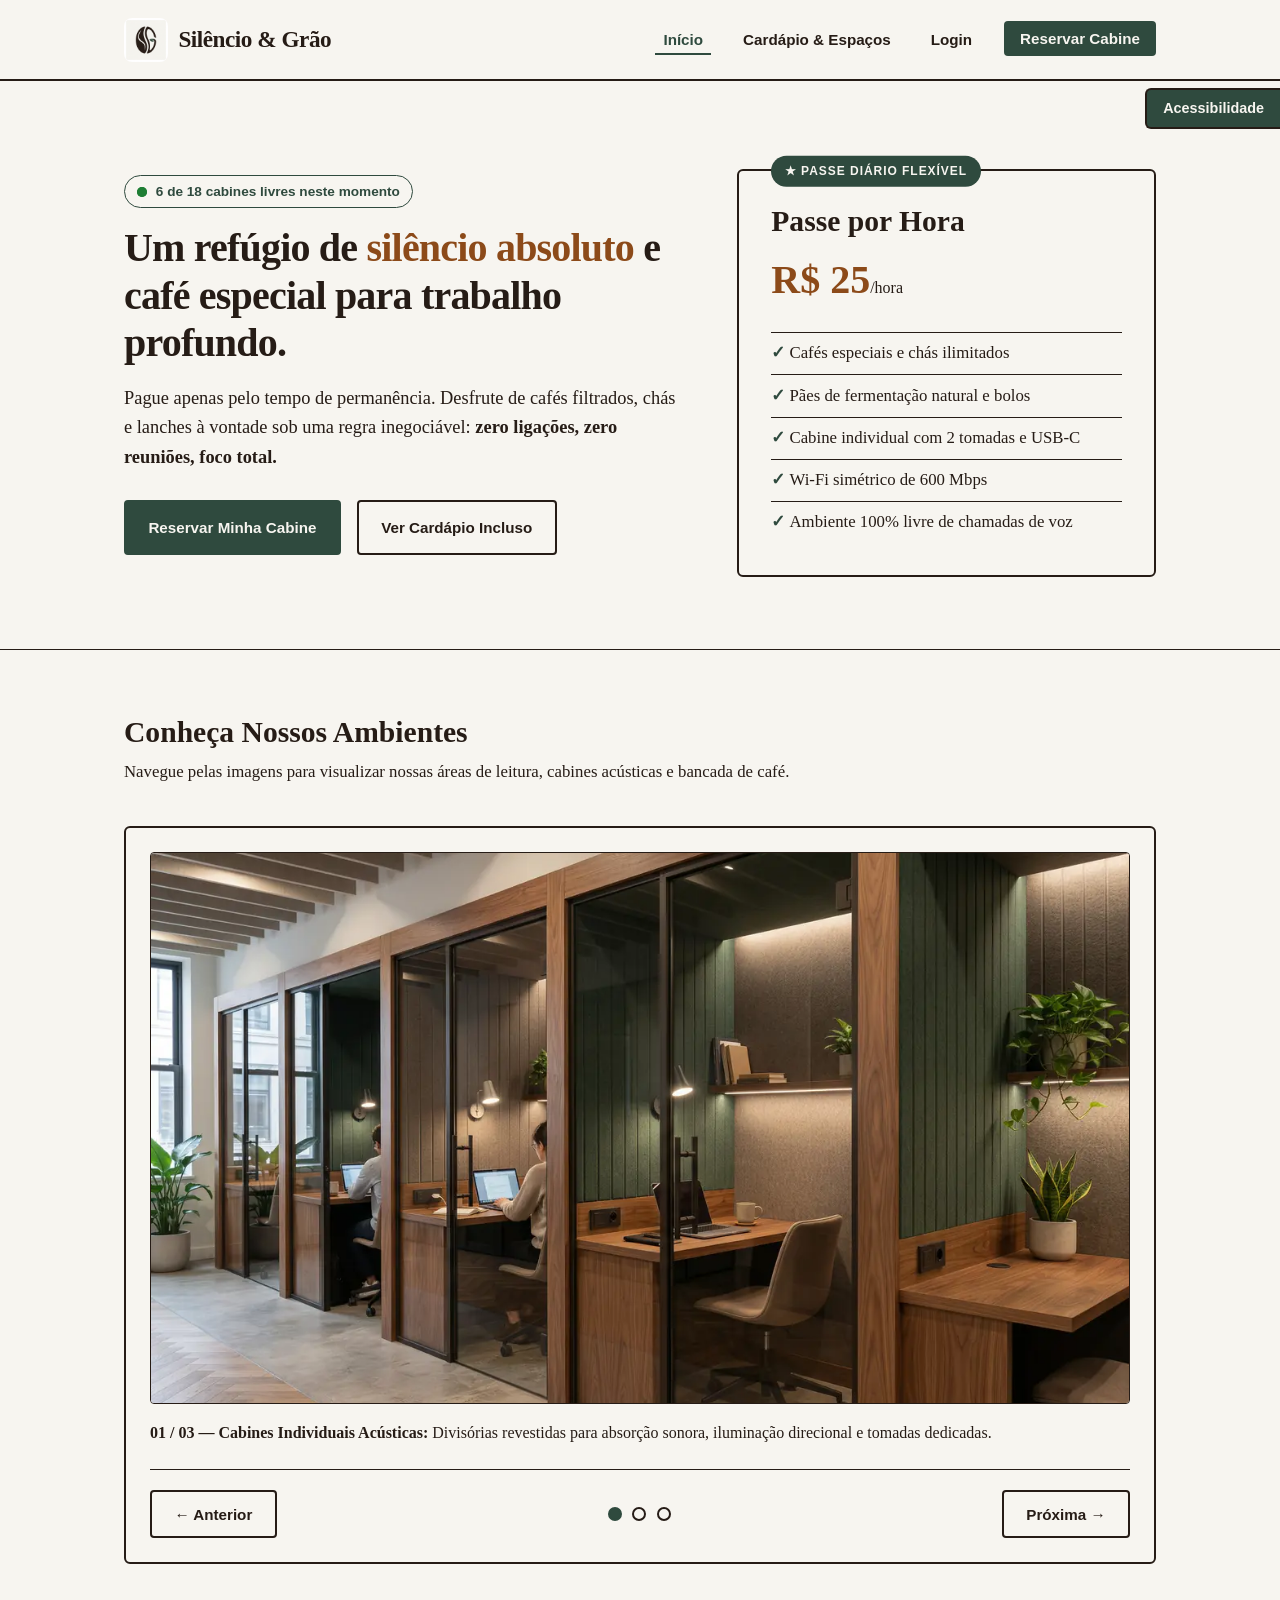
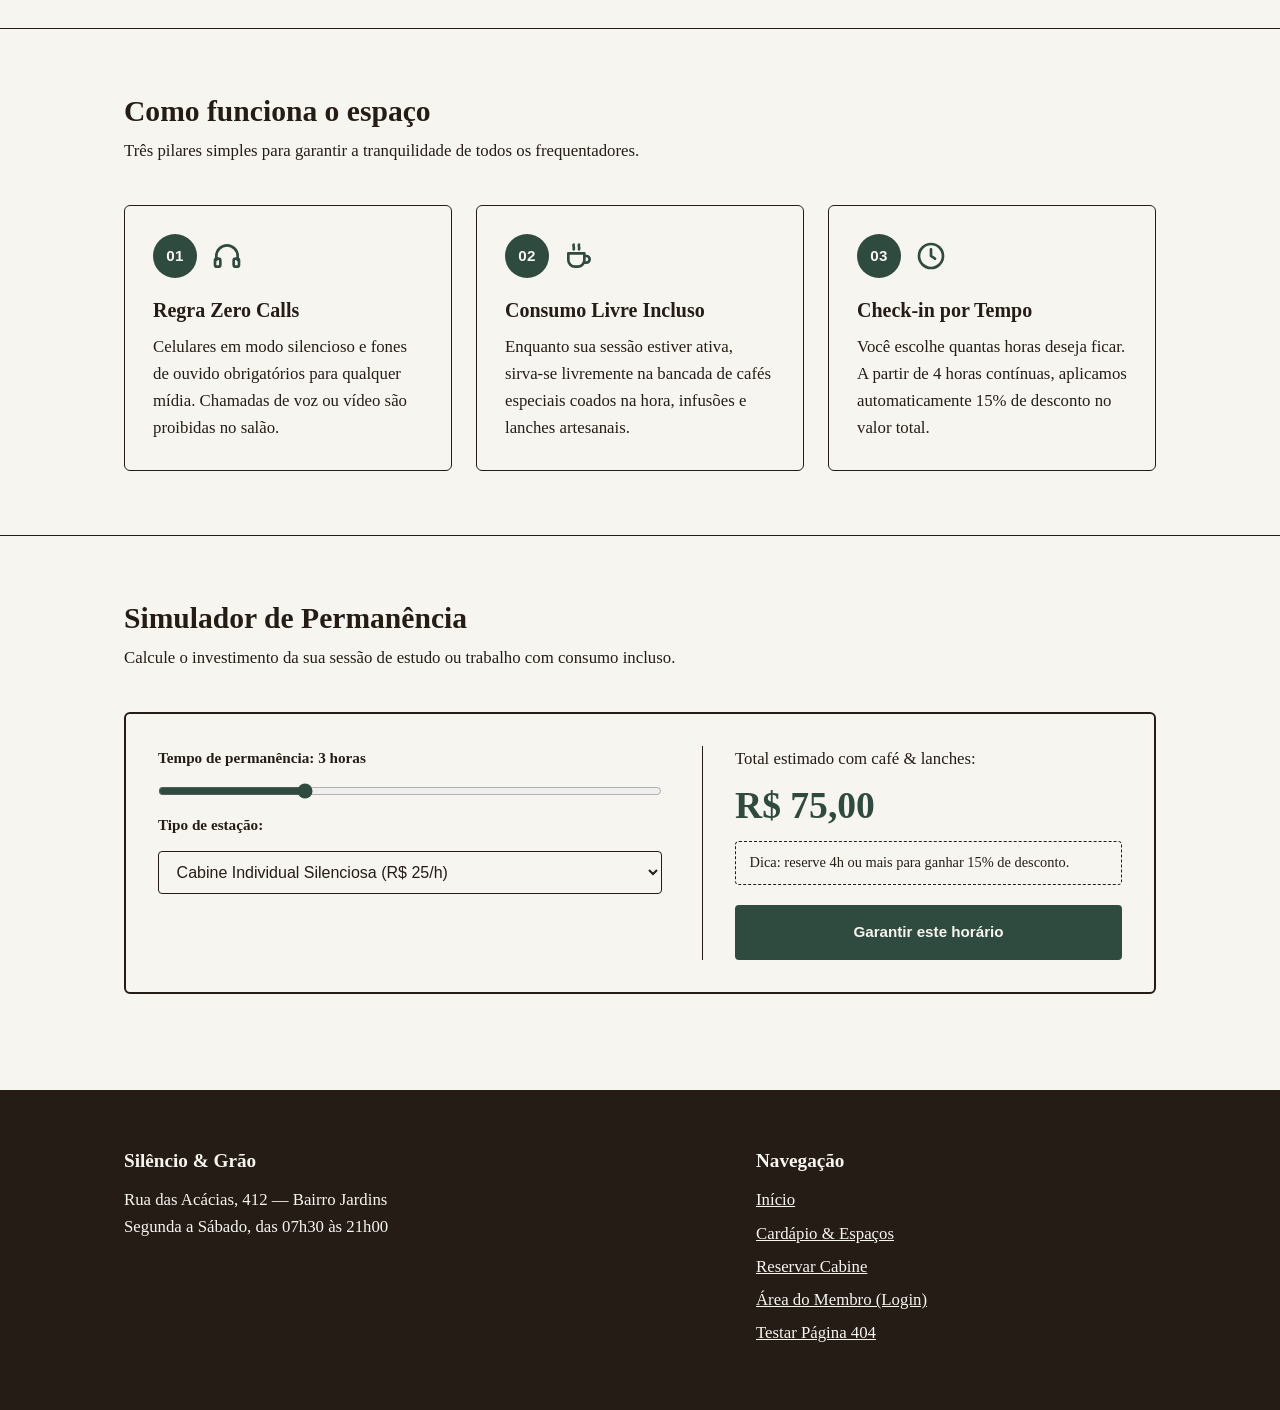
<file: index.html>
<!DOCTYPE html>
<html lang="pt-BR">
<head>
  <meta charset="UTF-8">
  <meta name="viewport" content="width=device-width, initial-scale=1.0">
  <title>Silêncio &amp; Grão | Cafeteria Silenciosa &amp; Coworking de Foco</title>
  <link rel="stylesheet" href="css/style.css">
  <link rel="icon" type="image/png" href="img/logo.png">
  <link rel="apple-touch-icon" href="img/logo.png">
</head>
<body>
  <!-- Aba Flutuante de Acessibilidade -->
  <div class="acessibilidade-wrapper">
    <button type="button" class="btn-aba-acessibilidade" id="btn-acessibilidade" aria-expanded="false" aria-controls="painel-acessibilidade">
      Acessibilidade
    </button>
    <aside id="painel-acessibilidade" class="painel-acessibilidade" aria-label="Opções de acessibilidade" hidden>
      <h2>Acessibilidade</h2>
      
      <div class="grupo-acessibilidade">
        <p class="rotulo-acessibilidade">Aparência (WCAG AAA)</p>
        <button type="button" class="btn-opcao-acess" id="btn-tema">Alternar Modo Escuro</button>
      </div>

      <div class="grupo-acessibilidade">
        <p class="rotulo-acessibilidade">Tamanho da Fonte</p>
        <div class="botoes-fonte">
          <button type="button" class="btn-opcao-acess" id="btn-fonte-diminuir" aria-label="Diminuir fonte">A-</button>
          <button type="button" class="btn-opcao-acess" id="btn-fonte-padrao" aria-label="Fonte padrão">A</button>
          <button type="button" class="btn-opcao-acess" id="btn-fonte-aumentar" aria-label="Aumentar fonte">A+</button>
        </div>
      </div>

      <div class="grupo-acessibilidade">
        <p class="rotulo-acessibilidade">Conforto de Leitura</p>
        <button type="button" class="btn-opcao-acess" id="btn-espacamento">Ampliar Espaçamento</button>
        <button type="button" class="btn-opcao-acess" id="btn-links">Sublinhar Todos os Links</button>
      </div>

      <button type="button" class="btn-reset-acess" id="btn-reset-acess">Restaurar Padrão</button>
    </aside>
  </div>

  <header class="cabecalho">
    <div class="container cabecalho-conteudo">
      <a href="index.html" class="marca" aria-label="Silêncio e Grão - Página Inicial">
        <img src="img/logo.png" alt="" class="marca-logo" width="44" height="44">
        Silêncio &amp; Grão
      </a>
      <button type="button" class="btn-menu-mobile" id="btn-menu" aria-expanded="false" aria-controls="menu-principal">
        Menu
      </button>
      <nav id="menu-principal" class="navegacao" aria-label="Navegação principal">
        <ul>
          <li><a href="index.html" aria-current="page">Início</a></li>
          <li><a href="cardapio.html">Cardápio &amp; Espaços</a></li>
          <li><a href="login.html">Login</a></li>
          <li><a href="reservas.html" class="link-destaque">Reservar Cabine</a></li>
        </ul>
      </nav>
    </div>
  </header>

  <main>
    <!-- Seção Principal (Hero) -->
    <section class="hero">
      <div class="container hero-grid">
        <div class="hero-texto">
          <p class="selo-status selo-ao-vivo" role="status">
            <span class="bolinha-pulso" aria-hidden="true"></span>
            6 de 18 cabines livres neste momento
          </p>
          <h1>Um refúgio de <span class="destaque-titulo">silêncio absoluto</span> e café especial para trabalho profundo.</h1>
          <p class="subtitulo">
            Pague apenas pelo tempo de permanência. Desfrute de cafés filtrados, chás e lanches à vontade sob uma regra inegociável: <strong>zero ligações, zero reuniões, foco total.</strong>
          </p>
          <div class="grupo-botoes">
            <a href="reservas.html" class="btn btn-primario">Reservar Minha Cabine</a>
            <a href="cardapio.html" class="btn btn-secundario">Ver Cardápio Incluso</a>
          </div>
        </div>

        <aside class="card-destaque card-passe" aria-label="Resumo da tarifa">
            <p class="etiqueta-card"><span aria-hidden="true">★</span> Passe Diário Flexível</p>
            <h2>Passe por Hora</h2>
            <p class="preco-grande">R$ 25<span>/hora</span></p>
          <ul class="lista-check">
            <li>Cafés especiais e chás ilimitados</li>
            <li>Pães de fermentação natural e bolos</li>
            <li>Cabine individual com 2 tomadas e USB-C</li>
            <li>Wi-Fi simétrico de 600 Mbps</li>
            <li>Ambiente 100% livre de chamadas de voz</li>
          </ul>
        </aside>
      </div>
    </section>

    <!-- Carrossel de Imagens dos Ambientes -->
    <section class="secao-borda" aria-roledescription="carrossel" aria-label="Galeria dos ambientes da cafeteria">
      <div class="container">
        <header class="secao-cabecalho">
          <h2>Conheça Nossos Ambientes</h2>
          <p>Navegue pelas imagens para visualizar nossas áreas de leitura, cabines acústicas e bancada de café.</p>
        </header>

        <div class="carrossel-container">
          <div class="carrossel-viewport">
            <!-- Slide 1 -->
            <figure class="carrossel-slide ativo" data-slide="0">
              <img src="img/cabine-individual.webp" class="foto-ambiente" width="1200" height="800"
                   alt="Corredor com cabines individuais de vidro e madeira, cada uma com mesa, cadeira ergonômica e luminária, ocupadas por pessoas trabalhando em silêncio">
              <figcaption class="carrossel-legenda">
                <strong>01 / 03 — Cabines Individuais Acústicas:</strong> Divisórias revestidas para absorção sonora, iluminação direcional e tomadas dedicadas.
              </figcaption>
            </figure>

            <!-- Slide 2 -->
            <figure class="carrossel-slide" data-slide="1">
              <img src="img/bancada-autosservico.webp" class="foto-ambiente" width="1200" height="800"
                   alt="Bancada de madeira com garrafas térmicas de café, máquina de espresso, potes de chá e pães artesanais sob cúpulas de vidro">
              <figcaption class="carrossel-legenda">
                <strong>02 / 03 — Bancada de Autosserviço Silencioso:</strong> Cafés especiais coados a cada hora, infusões orgânicas e pães de fermentação natural inclusos.
              </figcaption>
            </figure>

            <!-- Slide 3 -->
            <figure class="carrossel-slide" data-slide="2">
              <img src="img/mezanino-biblioteca.webp" class="foto-ambiente" width="1200" height="800"
                   alt="Mezanino com estantes de livros do chão ao teto, poltronas de leitura verdes, luminárias e mesas de estudo">
              <figcaption class="carrossel-legenda">
                <strong>03 / 03 — Mezanino Foco Profundo &amp; Biblioteca:</strong> Acervo curado de arquitetura, design e literatura para pausas reflexivas longe das telas.
              </figcaption>
            </figure>
          </div>

          <div class="carrossel-controles">
            <button type="button" class="btn btn-secundario" id="btn-slide-anterior" aria-label="Imagem anterior">
              &larr; Anterior
            </button>

            <div class="carrossel-indicadores" role="tablist" aria-label="Selecionar imagem do ambiente">
              <button type="button" class="indicador ativo" data-indice="0" aria-label="Imagem 1 de 3" aria-selected="true"></button>
              <button type="button" class="indicador" data-indice="1" aria-label="Imagem 2 de 3" aria-selected="false"></button>
              <button type="button" class="indicador" data-indice="2" aria-label="Imagem 3 de 3" aria-selected="false"></button>
            </div>

            <button type="button" class="btn btn-secundario" id="btn-slide-proximo" aria-label="Próxima imagem">
              Próxima &rarr;
            </button>
          </div>
        </div>
      </div>
    </section>

    <!-- Seção Como Funciona -->
    <section class="secao-borda">
      <div class="container">
        <header class="secao-cabecalho">
          <h2>Como funciona o espaço</h2>
          <p>Três pilares simples para garantir a tranquilidade de todos os frequentadores.</p>
          </header>
          <div class="grid-3">
            <article class="card">
              <div class="pilar-topo">
                <span class="numero-circulo">01</span>
                <!-- Ícone: fone de ouvido -->
                <svg class="icone-pilar" viewBox="0 0 24 24" fill="none" stroke="currentColor" stroke-width="2"
                  stroke-linecap="round" stroke-linejoin="round" aria-hidden="true" focusable="false">
                  <path d="M4 15v-3a8 8 0 0 1 16 0v3" />
                  <rect x="3" y="14" width="4" height="6" rx="1.5" />
                  <rect x="17" y="14" width="4" height="6" rx="1.5" />
                </svg>
              </div>
              <h3>Regra Zero Calls</h3>
              <p>Celulares em modo silencioso e fones de ouvido obrigatórios para qualquer mídia. Chamadas de voz ou vídeo são
                proibidas no salão.</p>
            </article>
          
            <article class="card">
              <div class="pilar-topo">
                <span class="numero-circulo">02</span>
                <!-- Ícone: xícara de café -->
                <svg class="icone-pilar" viewBox="0 0 24 24" fill="none" stroke="currentColor" stroke-width="2"
                  stroke-linecap="round" stroke-linejoin="round" aria-hidden="true" focusable="false">
                  <path d="M4 10h12v5a5 5 0 0 1-5 5H9a5 5 0 0 1-5-5z" />
                  <path d="M16 12h1.5a2.5 2.5 0 0 1 0 5H16" />
                  <path d="M8 3.5c-.7 1 .7 2 0 3.5" />
                  <path d="M12 3.5c-.7 1 .7 2 0 3.5" />
                </svg>
              </div>
              <h3>Consumo Livre Incluso</h3>
              <p>Enquanto sua sessão estiver ativa, sirva-se livremente na bancada de cafés especiais coados na hora, infusões e
                lanches artesanais.</p>
            </article>
          
            <article class="card">
              <div class="pilar-topo">
                <span class="numero-circulo">03</span>
                <!-- Ícone: relógio -->
                <svg class="icone-pilar" viewBox="0 0 24 24" fill="none" stroke="currentColor" stroke-width="2"
                  stroke-linecap="round" stroke-linejoin="round" aria-hidden="true" focusable="false">
                  <circle cx="12" cy="12" r="9" />
                  <path d="M12 7v5l3 2" />
                </svg>
              </div>
              <h3>Check-in por Tempo</h3>
              <p>Você escolhe quantas horas deseja ficar. A partir de 4 horas contínuas, aplicamos automaticamente 15% de desconto
                no valor total.</p>
            </article>
          </div>
      </div>
    </section>

    <!-- Calculadora Interativa de Estadia -->
    <section class="secao-borda">
      <div class="container">
        <header class="secao-cabecalho">
          <h2>Simulador de Permanência</h2>
          <p>Calcule o investimento da sua sessão de estudo ou trabalho com consumo incluso.</p>
        </header>

        <div class="calculadora-box">
          <div class="calc-controles">
            <label for="horas-range">
              Tempo de permanência: <strong id="horas-valor">3 horas</strong>
            </label>
            <input type="range" id="horas-range" min="1" max="8" value="3">

            <label for="tipo-estacao">Tipo de estação:</label>
            <select id="tipo-estacao">
              <option value="25">Cabine Individual Silenciosa (R$ 25/h)</option>
              <option value="20">Mesa Comunitária de Leitura (R$ 20/h)</option>
              <option value="32">Cabine Fechada de Foco Profundo (R$ 32/h)</option>
            </select>
          </div>

          <div class="calc-resultado" aria-live="polite">
            <p class="rotulo-resultado">Total estimado com café &amp; lanches:</p>
            <p class="valor-total" id="valor-total">R$ 75,00</p>
            <p class="nota-desconto" id="nota-desconto">Dica: reserve 4h ou mais para ganhar 15% de desconto.</p>
            <a href="reservas.html" class="btn btn-primario">Garantir este horário</a>
          </div>
        </div>
      </div>
    </section>
  </main>

  <footer class="rodape">
    <div class="container rodape-grid">
      <div>
        <p class="marca-rodape">Silêncio &amp; Grão</p>
        <p>Rua das Acácias, 412 — Bairro Jardins</p>
        <p>Segunda a Sábado, das 07h30 às 21h00</p>
      </div>
      <div>
        <p class="titulo-rodape">Navegação</p>
        <ul class="links-rodape">
          <li><a href="index.html">Início</a></li>
          <li><a href="cardapio.html">Cardápio &amp; Espaços</a></li>
          <li><a href="reservas.html">Reservar Cabine</a></li>
          <li><a href="login.html">Área do Membro (Login)</a></li>
          <li><a href="404.html">Testar Página 404</a></li>
        </ul>
      </div>
    </div>
  </footer>

  <script src="js/script.js"></script>
</body>
</html>
</file>
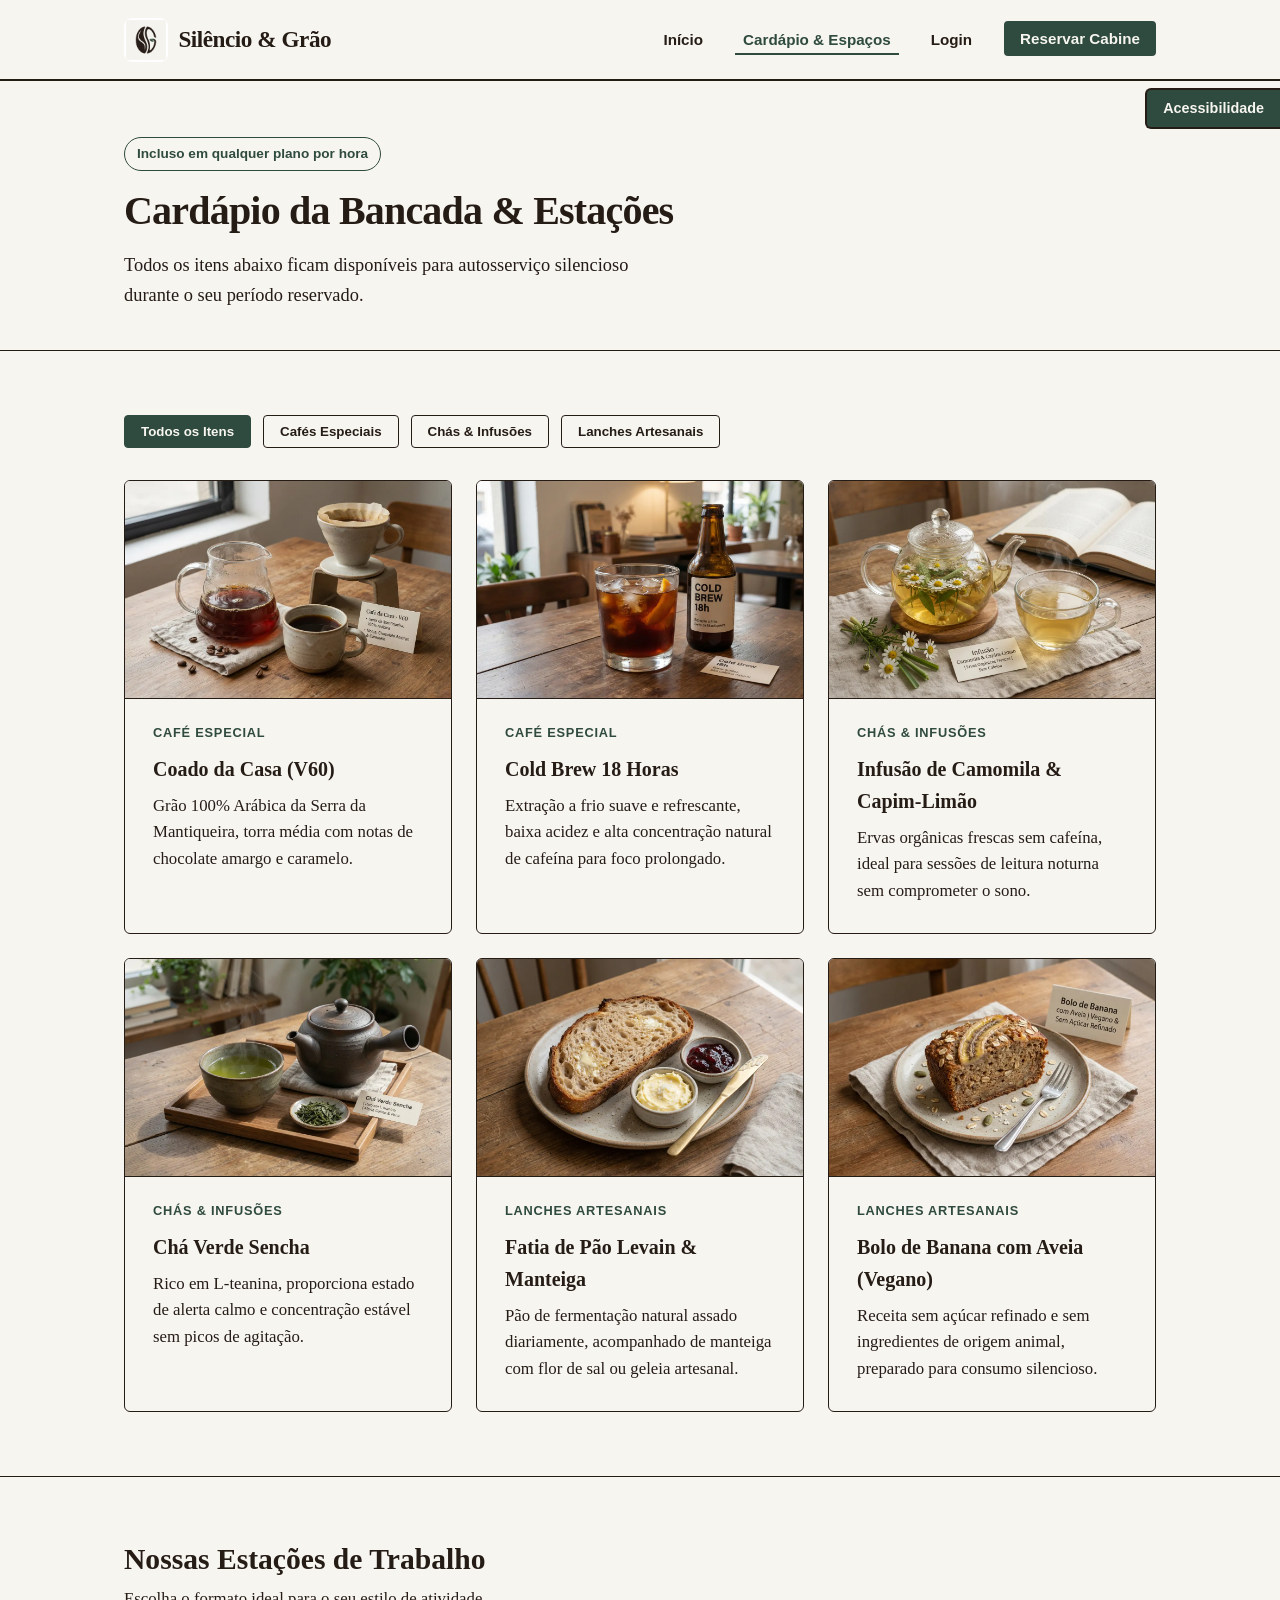
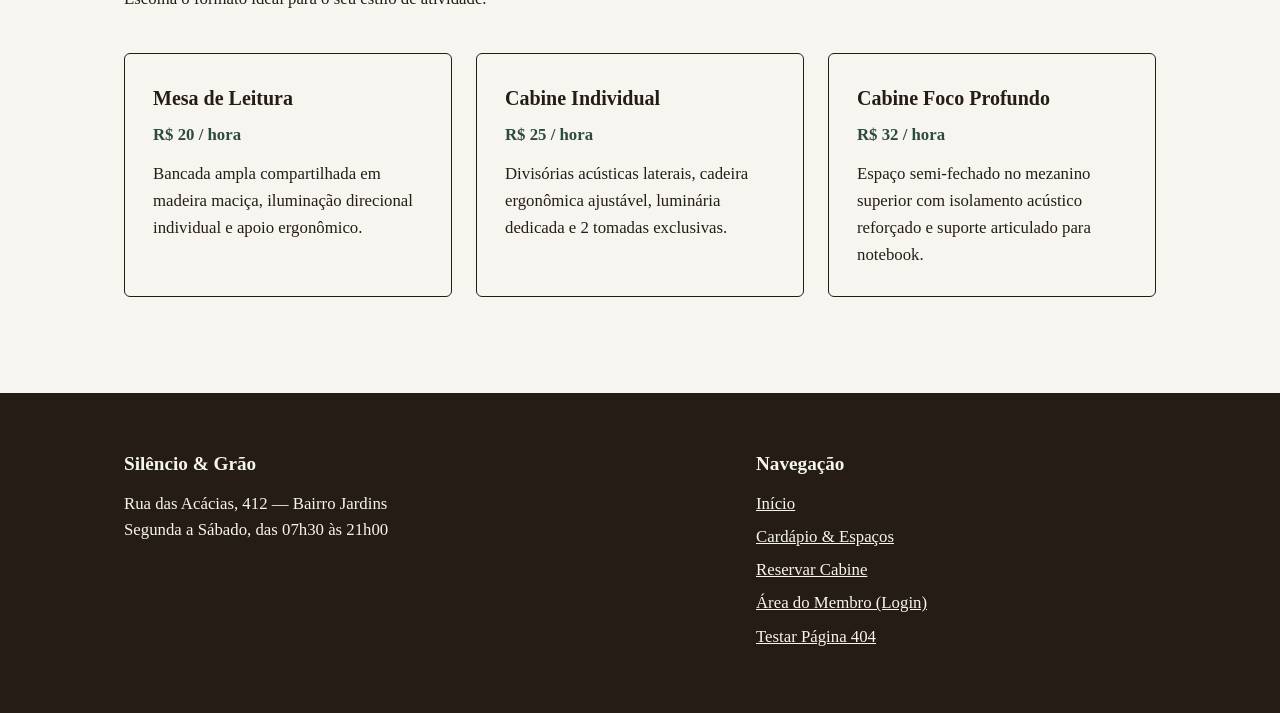
<file: cardapio.html>
<!DOCTYPE html>
<html lang="pt-BR">
<head>
  <meta charset="UTF-8">
  <meta name="viewport" content="width=device-width, initial-scale=1.0">
  <title>Cardápio &amp; Espaços | Silêncio &amp; Grão</title>
  <link rel="stylesheet" href="css/style.css">
  <link rel="icon" type="image/png" href="img/logo.png">
  <link rel="apple-touch-icon" href="img/logo.png">
</head>
<body>
  <!-- Aba Flutuante de Acessibilidade -->
  <div class="acessibilidade-wrapper">
    <button type="button" class="btn-aba-acessibilidade" id="btn-acessibilidade" aria-expanded="false" aria-controls="painel-acessibilidade">
      Acessibilidade
    </button>
    <aside id="painel-acessibilidade" class="painel-acessibilidade" aria-label="Opções de acessibilidade" hidden>
      <h2>Acessibilidade</h2>
      <div class="grupo-acessibilidade">
        <p class="rotulo-acessibilidade">Aparência (WCAG AAA)</p>
        <button type="button" class="btn-opcao-acess" id="btn-tema">Alternar Modo Escuro</button>
      </div>
      <div class="grupo-acessibilidade">
        <p class="rotulo-acessibilidade">Tamanho da Fonte</p>
        <div class="botoes-fonte">
          <button type="button" class="btn-opcao-acess" id="btn-fonte-diminuir" aria-label="Diminuir fonte">A-</button>
          <button type="button" class="btn-opcao-acess" id="btn-fonte-padrao" aria-label="Fonte padrão">A</button>
          <button type="button" class="btn-opcao-acess" id="btn-fonte-aumentar" aria-label="Aumentar fonte">A+</button>
        </div>
      </div>
      <div class="grupo-acessibilidade">
        <p class="rotulo-acessibilidade">Conforto de Leitura</p>
        <button type="button" class="btn-opcao-acess" id="btn-espacamento">Ampliar Espaçamento</button>
        <button type="button" class="btn-opcao-acess" id="btn-links">Sublinhar Todos os Links</button>
      </div>
      <button type="button" class="btn-reset-acess" id="btn-reset-acess">Restaurar Padrão</button>
    </aside>
  </div>

  <header class="cabecalho">
    <div class="container cabecalho-conteudo">
      <a href="index.html" class="marca">
        <img src="img/logo.png" alt="" class="marca-logo" width="44" height="44">
        Silêncio &amp; Grão
      </a>
      <button type="button" class="btn-menu-mobile" id="btn-menu" aria-expanded="false" aria-controls="menu-principal">
        Menu
      </button>
      <nav id="menu-principal" class="navegacao" aria-label="Navegação principal">
        <ul>
          <li><a href="index.html">Início</a></li>
          <li><a href="cardapio.html" aria-current="page">Cardápio &amp; Espaços</a></li>
          <li><a href="login.html">Login</a></li>
          <li><a href="reservas.html" class="link-destaque">Reservar Cabine</a></li>
        </ul>
      </nav>
    </div>
  </header>

  <main>
    <section class="hero-interno">
      <div class="container">
        <p class="selo-status">Incluso em qualquer plano por hora</p>
        <h1>Cardápio da Bancada &amp; Estações</h1>
        <p class="subtitulo">
          Todos os itens abaixo ficam disponíveis para autosserviço silencioso durante o seu período reservado.
        </p>
      </div>
    </section>

    <!-- Seção Cardápio com Filtro -->
    <section class="secao-borda">
      <div class="container">
        <div class="filtros-grupo" role="group" aria-label="Filtrar itens do cardápio">
          <button type="button" class="btn-filtro ativo" data-filtro="todos">Todos os Itens</button>
          <button type="button" class="btn-filtro" data-filtro="cafe">Cafés Especiais</button>
          <button type="button" class="btn-filtro" data-filtro="cha">Chás &amp; Infusões</button>
          <button type="button" class="btn-filtro" data-filtro="lanche">Lanches Artesanais</button>
        </div>

        <div class="grid-3" id="lista-cardapio">
          <article class="card item-cardapio" data-categoria="cafe">
            <img src="img/cafe-coado-v60.webp" class="foto-cardapio" width="1200" height="800" loading="lazy"
                 alt="Xícara de café coado ao lado do suporte V60 com filtro e jarra de vidro sobre mesa de madeira">
            <span class="tag-categoria">Café Especial</span>
            <h3>Coado da Casa (V60)</h3>
            <p>Grão 100% Arábica da Serra da Mantiqueira, torra média com notas de chocolate amargo e caramelo.</p>
          </article>

          <article class="card item-cardapio" data-categoria="cafe">
            <img src="img/cold-brew.webp" class="foto-cardapio" width="1200" height="800" loading="lazy"
                 alt="Copo de cold brew com gelo e fatia de laranja ao lado de uma garrafa âmbar">
            <span class="tag-categoria">Café Especial</span>
            <h3>Cold Brew 18 Horas</h3>
            <p>Extração a frio suave e refrescante, baixa acidez e alta concentração natural de cafeína para foco prolongado.</p>
          </article>

          <article class="card item-cardapio" data-categoria="cha">
            <img src="img/infusao-camomila.webp" class="foto-cardapio" width="1200" height="800" loading="lazy"
                 alt="Bule de vidro com flores de camomila e capim-limão, xícara de infusão e livro aberto">
            <span class="tag-categoria">Chás &amp; Infusões</span>
            <h3>Infusão de Camomila &amp; Capim-Limão</h3>
            <p>Ervas orgânicas frescas sem cafeína, ideal para sessões de leitura noturna sem comprometer o sono.</p>
          </article>

          <article class="card item-cardapio" data-categoria="cha">
            <img src="img/cha-verde-sencha.webp" class="foto-cardapio" width="1200" height="800" loading="lazy"
                 alt="Tigela de chá verde, bule de cerâmica escura e folhas secas de sencha em bandeja de madeira">
            <span class="tag-categoria">Chás &amp; Infusões</span>
            <h3>Chá Verde Sencha</h3>
            <p>Rico em L-teanina, proporciona estado de alerta calmo e concentração estável sem picos de agitação.</p>
          </article>

          <article class="card item-cardapio" data-categoria="lanche">
            <img src="img/pao-levain.webp" class="foto-cardapio" width="1200" height="800" loading="lazy"
                 alt="Fatia de pão de fermentação natural em prato de cerâmica com potes de manteiga e geleia de frutas vermelhas">
            <span class="tag-categoria">Lanches Artesanais</span>
            <h3>Fatia de Pão Levain &amp; Manteiga</h3>
            <p>Pão de fermentação natural assado diariamente, acompanhado de manteiga com flor de sal ou geleia artesanal.</p>
          </article>

          <article class="card item-cardapio" data-categoria="lanche">
            <img src="img/bolo-banana-aveia.webp" class="foto-cardapio" width="1200" height="800" loading="lazy"
                 alt="Fatia de bolo de banana com aveia e sementes, decorada com banana, em prato com garfo">
            <span class="tag-categoria">Lanches Artesanais</span>
            <h3>Bolo de Banana com Aveia (Vegano)</h3>
            <p>Receita sem açúcar refinado e sem ingredientes de origem animal, preparado para consumo silencioso.</p>
          </article>
        </div>
      </div>
    </section>

    <!-- Seção Tipos de Estações -->
    <section class="secao-borda">
      <div class="container">
        <header class="secao-cabecalho">
          <h2>Nossas Estações de Trabalho</h2>
          <p>Escolha o formato ideal para o seu estilo de atividade.</p>
        </header>

        <div class="grid-3">
          <article class="card">
            <h3>Mesa de Leitura</h3>
            <p class="preco-card">R$ 20 / hora</p>
            <p>Bancada ampla compartilhada em madeira maciça, iluminação direcional individual e apoio ergonômico.</p>
          </article>

          <article class="card">
            <h3>Cabine Individual</h3>
            <p class="preco-card">R$ 25 / hora</p>
            <p>Divisórias acústicas laterais, cadeira ergonômica ajustável, luminária dedicada e 2 tomadas exclusivas.</p>
          </article>

          <article class="card">
            <h3>Cabine Foco Profundo</h3>
            <p class="preco-card">R$ 32 / hora</p>
            <p>Espaço semi-fechado no mezanino superior com isolamento acústico reforçado e suporte articulado para notebook.</p>
          </article>
        </div>
      </div>
    </section>
  </main>

  <footer class="rodape">
    <div class="container rodape-grid">
      <div>
        <p class="marca-rodape">Silêncio &amp; Grão</p>
        <p>Rua das Acácias, 412 — Bairro Jardins</p>
        <p>Segunda a Sábado, das 07h30 às 21h00</p>
      </div>
      <div>
        <p class="titulo-rodape">Navegação</p>
        <ul class="links-rodape">
          <li><a href="index.html">Início</a></li>
          <li><a href="cardapio.html">Cardápio &amp; Espaços</a></li>
          <li><a href="reservas.html">Reservar Cabine</a></li>
          <li><a href="login.html">Área do Membro (Login)</a></li>
          <li><a href="404.html">Testar Página 404</a></li>
        </ul>
      </div>
    </div>
  </footer>

  <script src="js/script.js"></script>
</body>
</html>
</file>
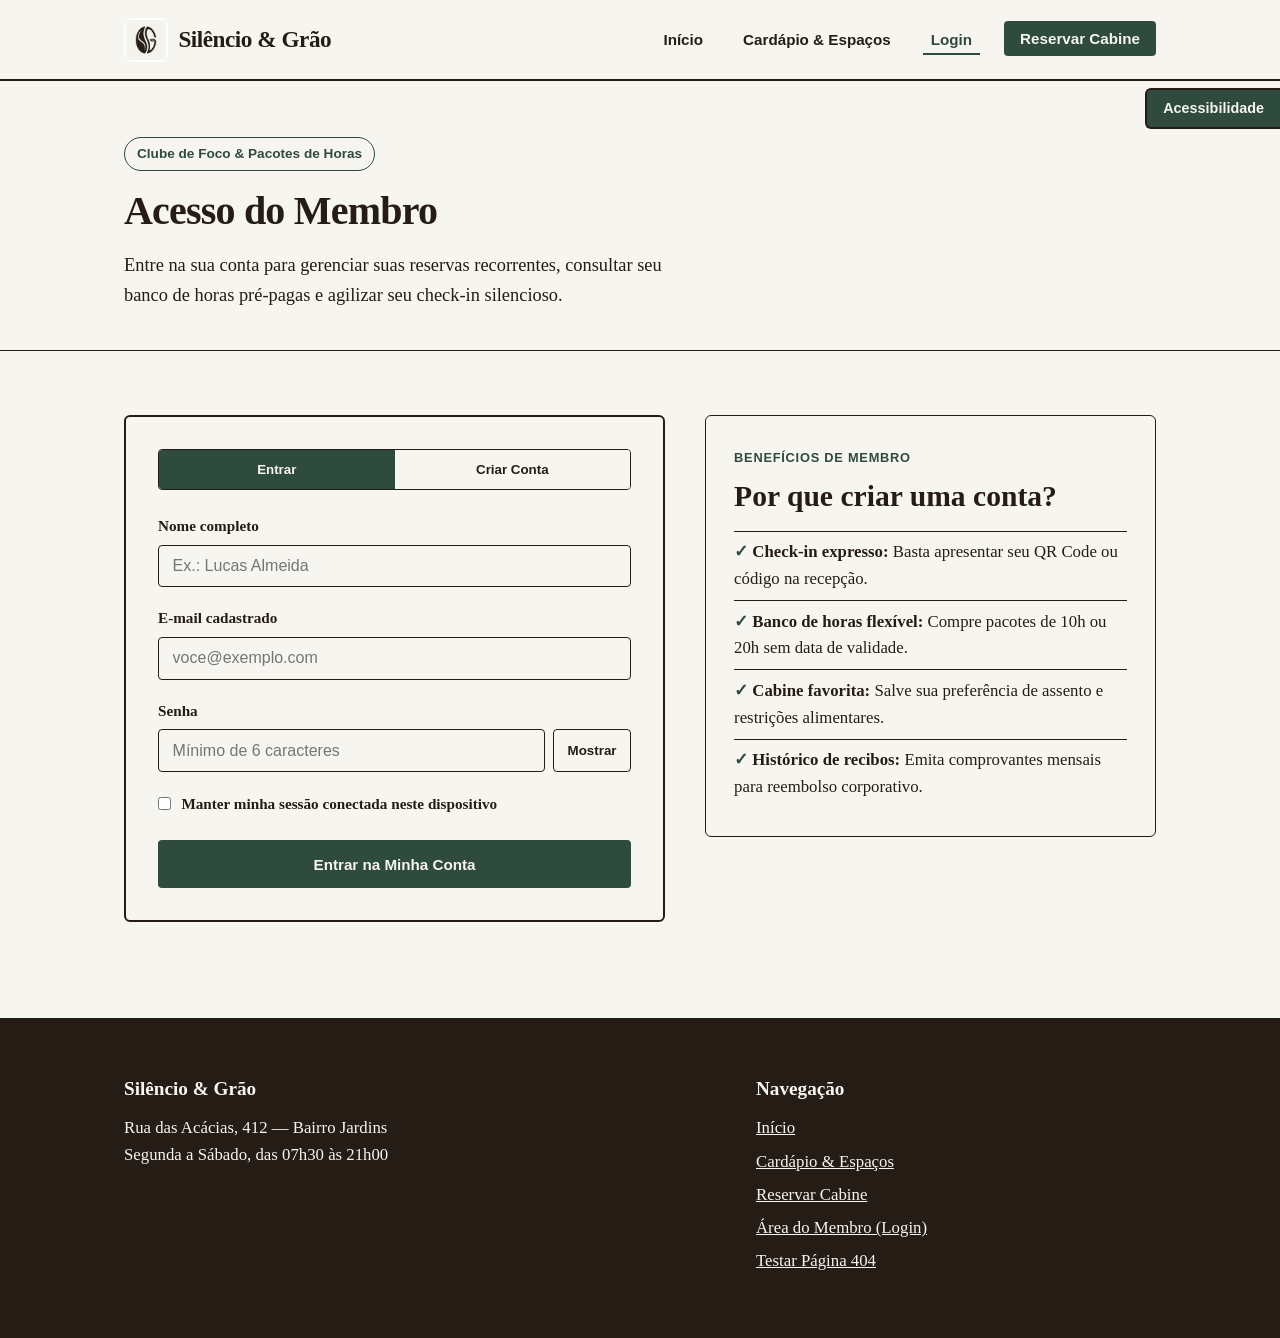
<file: login.html>
<!DOCTYPE html>
<html lang="pt-BR">
<head>
  <meta charset="UTF-8">
  <meta name="viewport" content="width=device-width, initial-scale=1.0">
  <title>Login | Silêncio &amp; Grão</title>
  <link rel="stylesheet" href="css/style.css">
  <link rel="icon" type="image/png" href="img/logo.png">
  <link rel="apple-touch-icon" href="img/logo.png">
</head>
<body>
  <!-- Aba Flutuante de Acessibilidade -->
  <div class="acessibilidade-wrapper">
    <button type="button" class="btn-aba-acessibilidade" id="btn-acessibilidade" aria-expanded="false" aria-controls="painel-acessibilidade">
      Acessibilidade
    </button>
    <aside id="painel-acessibilidade" class="painel-acessibilidade" aria-label="Opções de acessibilidade" hidden>
      <h2>Acessibilidade</h2>
      <div class="grupo-acessibilidade">
        <p class="rotulo-acessibilidade">Aparência (WCAG AAA)</p>
        <button type="button" class="btn-opcao-acess" id="btn-tema">Alternar Modo Escuro</button>
      </div>
      <div class="grupo-acessibilidade">
        <p class="rotulo-acessibilidade">Tamanho da Fonte</p>
        <div class="botoes-fonte">
          <button type="button" class="btn-opcao-acess" id="btn-fonte-diminuir" aria-label="Diminuir fonte">A-</button>
          <button type="button" class="btn-opcao-acess" id="btn-fonte-padrao" aria-label="Fonte padrão">A</button>
          <button type="button" class="btn-opcao-acess" id="btn-fonte-aumentar" aria-label="Aumentar fonte">A+</button>
        </div>
      </div>
      <div class="grupo-acessibilidade">
        <p class="rotulo-acessibilidade">Conforto de Leitura</p>
        <button type="button" class="btn-opcao-acess" id="btn-espacamento">Ampliar Espaçamento</button>
        <button type="button" class="btn-opcao-acess" id="btn-links">Sublinhar Todos os Links</button>
      </div>
      <button type="button" class="btn-reset-acess" id="btn-reset-acess">Restaurar Padrão</button>
    </aside>
  </div>

  <header class="cabecalho">
    <div class="container cabecalho-conteudo">
      <a href="index.html" class="marca">
        <img src="img/logo.png" alt="" class="marca-logo" width="44" height="44">
        Silêncio &amp; Grão
      </a>
      <button type="button" class="btn-menu-mobile" id="btn-menu" aria-expanded="false" aria-controls="menu-principal">
        Menu
      </button>
      <nav id="menu-principal" class="navegacao" aria-label="Navegação principal">
        <ul>
          <li><a href="index.html">Início</a></li>
          <li><a href="cardapio.html">Cardápio &amp; Espaços</a></li>
          <li><a href="login.html" aria-current="page">Login</a></li>
          <li><a href="reservas.html" class="link-destaque">Reservar Cabine</a></li>
        </ul>
      </nav>
    </div>
  </header>

  <main>
    <section class="hero-interno">
      <div class="container">
        <p class="selo-status">Clube de Foco &amp; Pacotes de Horas</p>
        <h1>Acesso do Membro</h1>
        <p class="subtitulo">
          Entre na sua conta para gerenciar suas reservas recorrentes, consultar seu banco de horas pré-pagas e agilizar seu check-in silencioso.
        </p>
      </div>
    </section>

    <section class="secao-borda">
      <div class="container login-layout">
        <div class="card-destaque">
          <!-- Alternador Entrar / Criar Conta -->
          <div class="abas-login" role="tablist" aria-label="Modo de acesso">
            <button type="button" class="aba-btn ativo" id="tab-entrar" role="tab" aria-selected="true">
              Entrar
            </button>
            <button type="button" class="aba-btn" id="tab-cadastrar" role="tab" aria-selected="false">
              Criar Conta
            </button>
          </div>

          <form id="form-login" class="formulario-login">
            <div class="campo-grupo" id="grupo-nome-cadastro" hidden>
              <label for="login-nome">Nome completo</label>
              <input type="text" id="login-nome" name="nome" placeholder="Ex.: Lucas Almeida">
            </div>

            <div class="campo-grupo">
              <label for="login-email">E-mail cadastrado</label>
              <input type="email" id="login-email" name="email" required placeholder="voce@exemplo.com">
            </div>

            <div class="campo-grupo">
              <label for="login-senha">Senha</label>
              <div class="campo-senha-wrapper">
                <input type="password" id="login-senha" name="senha" required minlength="6" placeholder="Mínimo de 6 caracteres">
                <button type="button" class="btn-mostrar-senha" id="btn-mostrar-senha" aria-label="Mostrar ou ocultar senha">
                  Mostrar
                </button>
              </div>
            </div>

            <div class="campo-checkbox">
              <input type="checkbox" id="lembrar-acesso">
              <label for="lembrar-acesso">Manter minha sessão conectada neste dispositivo</label>
            </div>

            <button type="submit" class="btn btn-primario btn-largura-total" id="btn-submit-login">
              Entrar na Minha Conta
            </button>
          </form>
        </div>

        <!-- Painel de Status da Conta / Benefícios -->
        <aside id="painel-status-login" class="card" aria-live="polite">
          <span class="numero-card">Benefícios de Membro</span>
          <h2>Por que criar uma conta?</h2>
          <ul class="lista-check" style="margin-top: 1rem;">
            <li><strong>Check-in expresso:</strong> Basta apresentar seu QR Code ou código na recepção.</li>
            <li><strong>Banco de horas flexível:</strong> Compre pacotes de 10h ou 20h sem data de validade.</li>
            <li><strong>Cabine favorita:</strong> Salve sua preferência de assento e restrições alimentares.</li>
            <li><strong>Histórico de recibos:</strong> Emita comprovantes mensais para reembolso corporativo.</li>
          </ul>
        </aside>
      </div>
    </section>
  </main>

  <footer class="rodape">
    <div class="container rodape-grid">
      <div>
        <p class="marca-rodape">Silêncio &amp; Grão</p>
        <p>Rua das Acácias, 412 — Bairro Jardins</p>
        <p>Segunda a Sábado, das 07h30 às 21h00</p>
      </div>
      <div>
        <p class="titulo-rodape">Navegação</p>
        <ul class="links-rodape">
          <li><a href="index.html">Início</a></li>
          <li><a href="cardapio.html">Cardápio &amp; Espaços</a></li>
          <li><a href="reservas.html">Reservar Cabine</a></li>
          <li><a href="login.html">Área do Membro (Login)</a></li>
          <li><a href="404.html">Testar Página 404</a></li>
        </ul>
      </div>
    </div>
  </footer>

  <script src="js/script.js"></script>
</body>
</html>
</file>
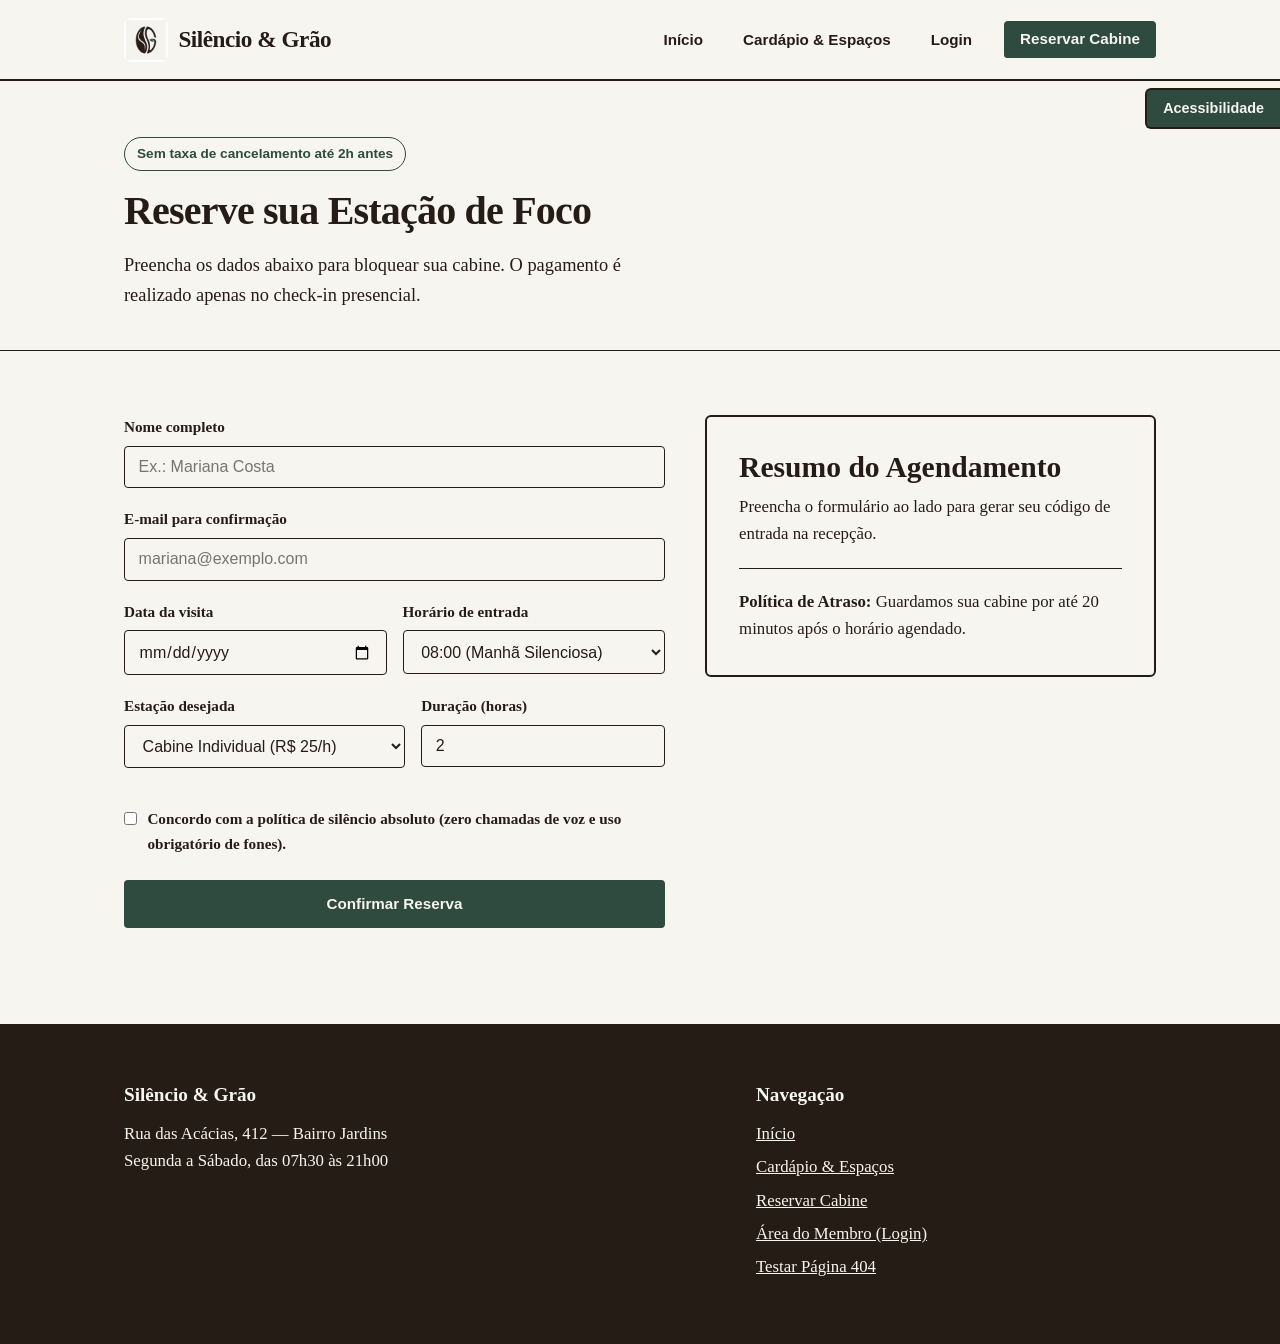
<file: reservas.html>
<!DOCTYPE html>
<html lang="pt-BR">
<head>
  <meta charset="UTF-8">
  <meta name="viewport" content="width=device-width, initial-scale=1.0">
  <title>Reservar Cabine | Silêncio &amp; Grão</title>
  <link rel="stylesheet" href="css/style.css">
  <link rel="icon" type="image/png" href="img/logo.png">
  <link rel="apple-touch-icon" href="img/logo.png">
</head>
<body>
  <!-- Aba Flutuante de Acessibilidade -->
  <div class="acessibilidade-wrapper">
    <button type="button" class="btn-aba-acessibilidade" id="btn-acessibilidade" aria-expanded="false" aria-controls="painel-acessibilidade">
      Acessibilidade
    </button>
    <aside id="painel-acessibilidade" class="painel-acessibilidade" aria-label="Opções de acessibilidade" hidden>
      <h2>Acessibilidade</h2>
      <div class="grupo-acessibilidade">
        <p class="rotulo-acessibilidade">Aparência (WCAG AAA)</p>
        <button type="button" class="btn-opcao-acess" id="btn-tema">Alternar Modo Escuro</button>
      </div>
      <div class="grupo-acessibilidade">
        <p class="rotulo-acessibilidade">Tamanho da Fonte</p>
        <div class="botoes-fonte">
          <button type="button" class="btn-opcao-acess" id="btn-fonte-diminuir" aria-label="Diminuir fonte">A-</button>
          <button type="button" class="btn-opcao-acess" id="btn-fonte-padrao" aria-label="Fonte padrão">A</button>
          <button type="button" class="btn-opcao-acess" id="btn-fonte-aumentar" aria-label="Aumentar fonte">A+</button>
        </div>
      </div>
      <div class="grupo-acessibilidade">
        <p class="rotulo-acessibilidade">Conforto de Leitura</p>
        <button type="button" class="btn-opcao-acess" id="btn-espacamento">Ampliar Espaçamento</button>
        <button type="button" class="btn-opcao-acess" id="btn-links">Sublinhar Todos os Links</button>
      </div>
      <button type="button" class="btn-reset-acess" id="btn-reset-acess">Restaurar Padrão</button>
    </aside>
  </div>

  <header class="cabecalho">
    <div class="container cabecalho-conteudo">
      <a href="index.html" class="marca">
        <img src="img/logo.png" alt="" class="marca-logo" width="44" height="44">
        Silêncio &amp; Grão
      </a>
      <button type="button" class="btn-menu-mobile" id="btn-menu" aria-expanded="false" aria-controls="menu-principal">
        Menu
      </button>
      <nav id="menu-principal" class="navegacao" aria-label="Navegação principal">
        <ul>
          <li><a href="index.html">Início</a></li>
          <li><a href="cardapio.html">Cardápio &amp; Espaços</a></li>
          <li><a href="login.html">Login</a></li>
          <li><a href="reservas.html" aria-current="page" class="link-destaque">Reservar Cabine</a></li>
        </ul>
      </nav>
    </div>
  </header>

  <main>
    <section class="hero-interno">
      <div class="container">
        <p class="selo-status">Sem taxa de cancelamento até 2h antes</p>
        <h1>Reserve sua Estação de Foco</h1>
        <p class="subtitulo">
          Preencha os dados abaixo para bloquear sua cabine. O pagamento é realizado apenas no check-in presencial.
        </p>
      </div>
    </section>

    <section class="secao-borda">
      <div class="container reserva-layout">
        <form id="form-reserva" class="formulario-reserva">
          <div class="campo-grupo">
            <label for="nome">Nome completo</label>
            <input type="text" id="nome" name="nome" required placeholder="Ex.: Mariana Costa">
          </div>

          <div class="campo-grupo">
            <label for="email">E-mail para confirmação</label>
            <input type="email" id="email" name="email" required placeholder="mariana@exemplo.com">
          </div>

          <div class="grid-2">
            <div class="campo-grupo">
              <label for="data">Data da visita</label>
              <input type="date" id="data" name="data" required>
            </div>

            <div class="campo-grupo">
              <label for="horario">Horário de entrada</label>
              <select id="horario" name="horario" required>
                <option value="08:00">08:00 (Manhã Silenciosa)</option>
                <option value="10:00">10:00 (Meio da Manhã)</option>
                <option value="14:00">14:00 (Tarde de Foco)</option>
                <option value="17:00">17:00 (Fim de Tarde / Estudo)</option>
              </select>
            </div>
          </div>

          <div class="grid-2">
            <div class="campo-grupo">
              <label for="estacao-reserva">Estação desejada</label>
              <select id="estacao-reserva" name="estacao" required>
                <option value="Cabine Individual" data-preco="25">Cabine Individual (R$ 25/h)</option>
                <option value="Mesa de Leitura" data-preco="20">Mesa de Leitura (R$ 20/h)</option>
                <option value="Cabine Foco Profundo" data-preco="32">Cabine Foco Profundo (R$ 32/h)</option>
              </select>
            </div>

            <div class="campo-grupo">
              <label for="duracao-reserva">Duração (horas)</label>
              <input type="number" id="duracao-reserva" name="duracao" min="1" max="8" value="2" required>
            </div>
          </div>

          <div class="campo-checkbox">
            <input type="checkbox" id="aceite-silencio" required>
            <label for="aceite-silencio">
              Concordo com a política de silêncio absoluto (zero chamadas de voz e uso obrigatório de fones).
            </label>
          </div>

          <button type="submit" class="btn btn-primario btn-largura-total">Confirmar Reserva</button>
        </form>

        <aside id="comprovante-reserva" class="card-destaque" aria-live="polite">
          <h2>Resumo do Agendamento</h2>
          <p>Preencha o formulário ao lado para gerar seu código de entrada na recepção.</p>
          <hr class="divisor">
          <p><strong>Política de Atraso:</strong> Guardamos sua cabine por até 20 minutos após o horário agendado.</p>
        </aside>
      </div>
    </section>
  </main>

  <footer class="rodape">
    <div class="container rodape-grid">
      <div>
        <p class="marca-rodape">Silêncio &amp; Grão</p>
        <p>Rua das Acácias, 412 — Bairro Jardins</p>
        <p>Segunda a Sábado, das 07h30 às 21h00</p>
      </div>
      <div>
        <p class="titulo-rodape">Navegação</p>
        <ul class="links-rodape">
          <li><a href="index.html">Início</a></li>
          <li><a href="cardapio.html">Cardápio &amp; Espaços</a></li>
          <li><a href="reservas.html">Reservar Cabine</a></li>
          <li><a href="login.html">Área do Membro (Login)</a></li>
          <li><a href="404.html">Testar Página 404</a></li>
        </ul>
      </div>
    </div>
  </footer>

  <script src="js/script.js"></script>
</body>
</html>
</file>
<file: css/style.css>
:root {
    --cor-fundo: #F7F5F0;
    --cor-texto: #261C16;
    --cor-destaque: #2F4A3E;
    --cor-ambar: #8C4A19;
    --cor-ao-vivo: #1E7E34;
    --escala-fonte: 100%;
  }
  
  html {
    font-size: var(--escala-fonte);
  }
  
  html[data-tema="escuro"] {
    --cor-fundo: #261C16;
    --cor-texto: #F7F5F0;
    --cor-destaque: #A5CBB9;
    --cor-ambar: #E0A370;
      --cor-ao-vivo: #4CC16A;
  }
  
  * {
    box-sizing: border-box;
    margin: 0;
    padding: 0;
  }
  
  body {
    background-color: var(--cor-fundo);
    color: var(--cor-texto);
    font-family: "Georgia", "Times New Roman", serif;
    line-height: 1.6;
    font-size: 1.05rem;
    transition: background-color 0.2s ease, color 0.2s ease;
  }
  
  /* Opções Extras de Acessibilidade */
  html[data-espacamento="amplo"] body {
    line-height: 1.95;
    letter-spacing: 0.05em;
    word-spacing: 0.12em;
  }
  
  html[data-links="sublinhados"] a {
    text-decoration: underline !important;
    text-underline-offset: 4px;
  }
  
  button, input, select, nav, .selo-status, .tag-categoria, .numero-card, .btn, .painel-acessibilidade {
    font-family: -apple-system, BlinkMacSystemFont, "Segoe UI", Roboto, sans-serif;
  }
  
  :focus-visible {
    outline: 3px solid var(--cor-destaque);
    outline-offset: 3px;
  }
  
  .container {
    max-width: 1080px;
    margin: 0 auto;
    padding: 0 1.5rem;
  }
  
  /* ==========================================================================
     ABA FLUTUANTE DE ACESSIBILIDADE
     ========================================================================== */
  .acessibilidade-wrapper {
    position: fixed;
    right: 0;
    top: 5.5rem;
    z-index: 50;
    display: flex;
    flex-direction: column;
    align-items: flex-end;
  }
  
  .btn-aba-acessibilidade {
    background-color: var(--cor-destaque);
    color: var(--cor-fundo);
    border: 2px solid var(--cor-texto);
    border-right: none;
    padding: 0.65rem 1rem;
    font-weight: 700;
    font-size: 0.9rem;
    border-radius: 6px 0 0 6px;
    cursor: pointer;
  }
  
  .painel-acessibilidade {
    background-color: var(--cor-fundo);
    color: var(--cor-texto);
    border: 2px solid var(--cor-texto);
    border-right: none;
    padding: 1.25rem;
    width: 260px;
    border-radius: 0 0 0 8px;
    margin-top: 0.25rem;
  }
  
  .painel-acessibilidade h2 {
    font-size: 1.15rem;
    margin-bottom: 0.85rem;
    border-bottom: 1.5px solid var(--cor-texto);
    padding-bottom: 0.4rem;
  }
  
  .grupo-acessibilidade {
    margin-bottom: 1rem;
  }
  
  .rotulo-acessibilidade {
    font-size: 0.8rem;
    font-weight: 700;
    text-transform: uppercase;
    letter-spacing: 0.04em;
    margin-bottom: 0.4rem;
  }
  
  .botoes-fonte {
    display: grid;
    grid-template-columns: repeat(3, 1fr);
    gap: 0.4rem;
  }
  
  .btn-opcao-acess {
    width: 100%;
    background-color: var(--cor-fundo);
    color: var(--cor-texto);
    border: 1.5px solid var(--cor-texto);
    padding: 0.45rem 0.6rem;
    border-radius: 4px;
    font-weight: 600;
    font-size: 0.85rem;
    cursor: pointer;
    margin-bottom: 0.35rem;
  }
  
  .btn-opcao-acess.ativo,
  .btn-opcao-acess:hover {
    background-color: var(--cor-destaque);
    color: var(--cor-fundo);
    border-color: var(--cor-destaque);
  }
  
  .btn-reset-acess {
    width: 100%;
    background-color: transparent;
    color: var(--cor-texto);
    border: 1.5px dashed var(--cor-texto);
    padding: 0.45rem;
    font-size: 0.8rem;
    font-weight: 700;
    cursor: pointer;
    border-radius: 4px;
  }
  
  /* ==========================================================================
     CABEÇALHO E NAVEGAÇÃO
     ========================================================================== */
  .cabecalho {
    border-bottom: 2px solid var(--cor-texto);
    background-color: var(--cor-fundo);
    position: sticky;
    top: 0;
    z-index: 20;
  }
  
  .cabecalho-conteudo {
    display: flex;
    justify-content: space-between;
    align-items: center;
    padding-top: 1.1rem;
    padding-bottom: 1.1rem;
  }
  
.marca {
  font-family: "Georgia", serif;
  font-size: 1.45rem;
  font-weight: 700;
  color: var(--cor-texto);
  text-decoration: none;
  letter-spacing: -0.02em;
  display: flex;          
  align-items: center;    
  gap: 0.65rem;           
}

.marca-logo {
  width: 44px;
  height: 44px;
  border-radius: 8px;
  flex-shrink: 0;         
}
  
  .navegacao ul {
    list-style: none;
    display: flex;
    gap: 1.5rem;
    align-items: center;
  }
  
  .navegacao a {
    color: var(--cor-texto);
    text-decoration: none;
    font-weight: 600;
    font-size: 0.95rem;
    padding: 0.35rem 0.5rem;
  }
  
  .navegacao a[aria-current="page"] {
    border-bottom: 2px solid var(--cor-destaque);
    color: var(--cor-destaque);
  }
  
  .navegacao a.link-destaque {
    background-color: var(--cor-destaque);
    color: var(--cor-fundo);
    padding: 0.55rem 1rem;
    border-radius: 4px;
  }
  
  .navegacao a.link-destaque:hover {
    background-color: var(--cor-texto);
  }
  
  .btn-menu-mobile {
    display: none;
    background-color: var(--cor-fundo);
    color: var(--cor-texto);
    border: 2px solid var(--cor-texto);
    padding: 0.4rem 0.8rem;
    font-weight: 700;
    cursor: pointer;
  }
  
  /* ==========================================================================
     BOTÕES E SELOS
     ========================================================================== */
  .selo-status {
    display: inline-block;
    color: var(--cor-destaque);
    border: 1.5px solid var(--cor-destaque);
    padding: 0.3rem 0.75rem;
    border-radius: 999px;
    font-size: 0.85rem;
    font-weight: 700;
    margin-bottom: 1rem;
  }
  
  .selo-ao-vivo {
  display: inline-flex;
  align-items: center;
  gap: 0.55rem;
}

.bolinha-pulso {
  position: relative;
  width: 10px;
  height: 10px;
  border-radius: 50%;
  background-color: var(--cor-ao-vivo);
  flex-shrink: 0;
}

/* Anel que se expande e some, criando o efeito de pulso */
.bolinha-pulso::after {
  content: "";
  position: absolute;
  inset: 0;
  border-radius: 50%;
  background-color: inherit;
  animation: pulso-ao-vivo 1.8s ease-out infinite;
}

@keyframes pulso-ao-vivo {
  0% {
    transform: scale(1);
    opacity: 0.7;
  }
  100% {
    transform: scale(2.6);
    opacity: 0;
  }
}

/* Acessibilidade: desliga a animação para quem pediu menos movimento no sistema */
@media (prefers-reduced-motion: reduce) {
  .bolinha-pulso::after {
    animation: none;
  }
  .grid-3 .card:hover {
    transform: none;
  }
}

  .grupo-botoes {
    display: flex;
    flex-wrap: wrap;
    gap: 1rem;
    margin-top: 1.75rem;
  }
  
  .grupo-botoes.centro {
    justify-content: center;
  }
  
  .btn {
    display: inline-block;
    text-decoration: none;
    font-weight: 700;
    font-size: 0.95rem;
    padding: 0.85rem 1.4rem;
    border-radius: 4px;
    cursor: pointer;
    transition: background-color 0.2s ease, color 0.2s ease;
    text-align: center;
  }
  
  .btn-primario {
    background-color: var(--cor-destaque);
    color: var(--cor-fundo);
    border: 2px solid var(--cor-destaque);
  }
  
  .btn-primario:hover {
    background-color: var(--cor-texto);
    border-color: var(--cor-texto);
  }
  
  .btn-secundario {
    background-color: var(--cor-fundo);
    color: var(--cor-texto);
    border: 2px solid var(--cor-texto);
  }
  
  .btn-secundario:hover {
    background-color: var(--cor-texto);
    color: var(--cor-fundo);
  }
  
  .btn-largura-total {
    width: 100%;
  }
  
  /* ==========================================================================
     SEÇÕES E GRIDS
     ========================================================================== */
  .hero {
    padding: 4.5rem 0;
  }
  
  .hero-interno {
    padding: 3.5rem 0 2.5rem;
  }
  
  .hero-grid {
    display: grid;
    grid-template-columns: 1.35fr 1fr;
    gap: 3rem;
    align-items: center;
  }
  
  h1 {
    font-size: 2.5rem;
    line-height: 1.18;
    margin-bottom: 1.1rem;
    letter-spacing: -0.02em;
  }

  .destaque-titulo {
  color: var(--cor-ambar);
}
  
  h2 {
    font-size: 1.85rem;
    line-height: 1.25;
    margin-bottom: 0.5rem;
  }
  
  h3 {
    font-size: 1.25rem;
    margin-bottom: 0.5rem;
  }
  
  .subtitulo {
    font-size: 1.15rem;
    max-width: 60ch;
  }
  
  .secao-borda {
    padding: 4rem 0;
    border-top: 1.5px solid var(--cor-texto);
  }
  
  .secao-cabecalho {
    margin-bottom: 2.5rem;
  }
  
  .grid-3 {
    display: grid;
    grid-template-columns: repeat(3, 1fr);
    gap: 1.5rem;
  }
  
  .grid-2 {
    display: grid;
    grid-template-columns: repeat(2, 1fr);
    gap: 1rem;
  }
  
  /* ==========================================================================
     CARROSSEL DE IMAGENS
     ========================================================================== */
  .carrossel-container {
    border: 2px solid var(--cor-texto);
    border-radius: 6px;
    padding: 1.5rem;
    background-color: var(--cor-fundo);
  }
  
  .carrossel-slide {
    display: none;
  }
  
  .carrossel-slide.ativo {
    display: block;
  }
  
  .foto-ambiente {
    width: 100%;
    height: auto;
    aspect-ratio: 16 / 9;
    object-fit: cover;
    border: 1.5px solid var(--cor-texto);
    border-radius: 4px;
    display: block;
  }
  
  .carrossel-legenda {
    margin-top: 1rem;
    font-size: 1rem;
  }
  
  .carrossel-controles {
    display: flex;
    justify-content: space-between;
    align-items: center;
    margin-top: 1.5rem;
    padding-top: 1.25rem;
    border-top: 1px solid var(--cor-texto);
    gap: 1rem;
  }
  
  .carrossel-indicadores {
    display: flex;
    gap: 0.65rem;
  }
  
  .indicador {
    width: 14px;
    height: 14px;
    border-radius: 50%;
    border: 2px solid var(--cor-texto);
    background-color: var(--cor-fundo);
    cursor: pointer;
  }
  
  .indicador.ativo {
    background-color: var(--cor-destaque);
    border-color: var(--cor-destaque);
  }
  
  /* ==========================================================================
     CARDS E DESTAQUES
     ========================================================================== */
  .card {
    border: 1.5px solid var(--cor-texto);
    padding: 1.75rem;
    border-radius: 6px;
    background-color: var(--cor-fundo);
  }
  
.grid-3 .card {
  transition: transform 0.25s ease, box-shadow 0.25s ease, border-color 0.25s ease;
}

@media (hover: hover) {
  .grid-3 .card:hover {
    transform: scale(1.04);
    border-color: var(--cor-destaque);
    box-shadow: 0 10px 24px rgba(38, 28, 22, 0.15);
  }

  html[data-tema="escuro"] .grid-3 .card:hover {
    box-shadow: 0 10px 24px rgba(0, 0, 0, 0.45);
  }
}

/* Foto ocupando o topo do card do cardápio, de borda a borda */
.item-cardapio {
  overflow: hidden;
}

.foto-cardapio {
  display: block;
  width: calc(100% + 3.5rem);
  max-width: none;
  height: auto;
  aspect-ratio: 3 / 2;
  object-fit: cover;
  margin: -1.75rem -1.75rem 1.25rem;
  border-bottom: 1.5px solid var(--cor-texto);
}
  
  .numero-card, .tag-categoria {
    display: inline-block;
    font-size: 0.8rem;
    font-weight: 700;
    text-transform: uppercase;
    letter-spacing: 0.06em;
    color: var(--cor-destaque);
    margin-bottom: 0.6rem;
  }

  /* Pilares "Como funciona": número em círculo + ícone */
.pilar-topo {
  display: flex;
  align-items: center;
  gap: 0.85rem;
  margin-bottom: 1rem;
}

.numero-circulo {
  display: inline-flex;
  align-items: center;
  justify-content: center;
  width: 2.75rem;
  height: 2.75rem;
  border-radius: 50%;
  background-color: var(--cor-destaque);
  color: var(--cor-fundo);
  font-family: -apple-system, BlinkMacSystemFont, "Segoe UI", Roboto, sans-serif;
  font-size: 0.95rem;
  font-weight: 700;
  letter-spacing: 0.02em;
  flex-shrink: 0;
}

.icone-pilar {
  width: 2rem;
  height: 2rem;
  color: var(--cor-destaque);
  flex-shrink: 0;
}
  
  .card-destaque {
    border: 2px solid var(--cor-texto);
    padding: 2rem;
    border-radius: 6px;
    background-color: var(--cor-fundo);
  }
  
  .preco-grande {
    font-size: 2.5rem;
    font-weight: 700;
    color: var(--cor-destaque);
    margin: 0.5rem 0 1.25rem;
  }
  
  .preco-grande span {
    font-size: 1rem;
    color: var(--cor-texto);
    font-weight: 400;
  }

  /* Card "Passe por Hora" com etiqueta no topo */
.card-passe {
  position: relative;
  margin-top: 1rem; /* espaço para a etiqueta que sobe acima da borda */
}

.etiqueta-card {
  position: absolute;
  top: 0;
  left: 2rem;
  transform: translateY(-50%); /* centraliza a etiqueta sobre a borda superior */
  background-color: var(--cor-destaque);
  color: var(--cor-fundo);
  font-family: -apple-system, BlinkMacSystemFont, "Segoe UI", Roboto, sans-serif;
  font-size: 0.75rem;
  font-weight: 700;
  text-transform: uppercase;
  letter-spacing: 0.08em;
  padding: 0.35rem 0.85rem;
  border-radius: 999px;
}

.card-passe .preco-grande {
  color: var(--cor-ambar);
}
  
  .preco-card {
    font-weight: 700;
    color: var(--cor-destaque);
    margin-bottom: 0.75rem;
  }
  
  .lista-check {
    list-style: none;
  }
  
  .lista-check li {
    padding: 0.45rem 0;
    border-top: 1px solid var(--cor-texto);
  }
  
  .lista-check li::before {
    content: "✓ ";
    color: var(--cor-destaque);
    font-weight: 700;
  }
  
  /* ==========================================================================
     CALCULADORA INTERATIVA
     ========================================================================== */
  .calculadora-box {
    display: grid;
    grid-template-columns: 1.2fr 1fr;
    gap: 2.5rem;
    border: 2px solid var(--cor-texto);
    padding: 2rem;
    border-radius: 6px;
  }
  
  .calc-controles {
    display: flex;
    flex-direction: column;
    gap: 0.85rem;
  }
  
  .calc-controles input[type="range"] {
    accent-color: var(--cor-destaque);
    cursor: pointer;
  }
  
  .calc-resultado {
    border-left: 1.5px solid var(--cor-texto);
    padding-left: 2rem;
    display: flex;
    flex-direction: column;
    justify-content: center;
  }
  
  .valor-total {
    font-size: 2.35rem;
    font-weight: 700;
    color: var(--cor-destaque);
    margin: 0.25rem 0;
  }
  
  .nota-desconto {
  font-size: 0.9rem;
  margin-bottom: 1.25rem;
  padding: 0.6rem 0.85rem;
  border: 1.5px dashed var(--cor-texto);
  border-radius: 4px;
  transition: background-color 0.25s ease, color 0.25s ease, border-color 0.25s ease;
}

/* Estado ativado pelo JavaScript quando horas >= 4 */
.nota-desconto.desconto-ativo {
  background-color: #2F4A3E;
  color: #F7F5F0;
  border: 1.5px solid var(--cor-destaque);
  font-weight: 700;
}

  
  /* ==========================================================================
     FILTROS, FORMULÁRIOS E PÁGINA DE LOGIN
     ========================================================================== */
  .filtros-grupo {
    display: flex;
    flex-wrap: wrap;
    gap: 0.75rem;
    margin-bottom: 2rem;
  }
  
  .btn-filtro {
    background-color: var(--cor-fundo);
    color: var(--cor-texto);
    border: 1.5px solid var(--cor-texto);
    padding: 0.5rem 1rem;
    border-radius: 4px;
    font-weight: 600;
    cursor: pointer;
  }
  
  .btn-filtro.ativo, .btn-filtro:hover {
    background-color: var(--cor-destaque);
    color: var(--cor-fundo);
    border-color: var(--cor-destaque);
  }
  
  .reserva-layout, .login-layout {
    display: grid;
    grid-template-columns: 1.2fr 1fr;
    gap: 2.5rem;
    align-items: start;
  }
  
  .abas-login {
    display: grid;
    grid-template-columns: 1fr 1fr;
    border: 1.5px solid var(--cor-texto);
    border-radius: 4px;
    overflow: hidden;
    margin-bottom: 1.5rem;
  }
  
  .aba-btn {
  background-color: var(--cor-fundo);
  color: var(--cor-texto);
  border: none;
  padding: 0.75rem;
  font-weight: 700;
  cursor: pointer;
  transition: background-color 0.2s ease, color 0.2s ease; /* novo: troca de cor suave */
}

.aba-btn.ativo {
  background-color: var(--cor-destaque);
  color: var(--cor-fundo);
}

/* Hover na aba NÃO selecionada: tom verde suave */
.aba-btn:not(.ativo):hover,
.aba-btn:not(.ativo):focus-visible {
  background-color: color-mix(in srgb, var(--cor-destaque) 15%, var(--cor-fundo));
  color: var(--cor-destaque);
}

/* Hover na aba selecionada: escurece, igual aos botões primários do site */
.aba-btn.ativo:hover {
  background-color: var(--cor-texto);
  color: var(--cor-fundo);
}
  
  .campo-grupo {
    display: flex;
    flex-direction: column;
    gap: 0.4rem;
    margin-bottom: 1.2rem;
  }
  
  .campo-senha-wrapper {
    display: flex;
    gap: 0.5rem;
  }
  
  .campo-senha-wrapper input {
    flex: 1;
  }
  
  .btn-mostrar-senha {
    background-color: var(--cor-fundo);
    color: var(--cor-texto);
    border: 1.5px solid var(--cor-texto);
    padding: 0 0.85rem;
    border-radius: 4px;
    font-weight: 700;
    cursor: pointer;
  }
  
  label {
    font-weight: 700;
    font-size: 0.95rem;
  }
  
  input[type="text"],
  input[type="email"],
  input[type="password"],
  input[type="date"],
  input[type="number"],
  select {
    background-color: var(--cor-fundo);
    color: var(--cor-texto);
    border: 1.5px solid var(--cor-texto);
    padding: 0.7rem 0.85rem;
    border-radius: 4px;
    font-size: 1rem;
  }
  
  .campo-checkbox {
    display: flex;
    gap: 0.65rem;
    align-items: flex-start;
    margin: 1.25rem 0 1.5rem;
  }
  
  .campo-checkbox input {
    margin-top: 0.3rem;
    accent-color: var(--cor-destaque);
  }
  
  .divisor {
    border: none;
    border-top: 1px solid var(--cor-texto);
    margin: 1.25rem 0;
  }
  
  /* ==========================================================================
     PÁGINA 404 PERSONALIZADA
     ========================================================================== */
  .pagina-404 {
    padding: 5.5rem 0;
    text-align: center;
  }
  
  .box-404 {
    max-width: 640px;
  }
  
  .codigo-404 {
    font-size: 6rem;
    font-weight: 700;
    line-height: 1;
    color: var(--cor-destaque);
    margin-bottom: 1rem;
  }
  
  .box-404 .subtitulo {
    margin: 0 auto;
  }
  
  /* ==========================================================================
     RODAPÉ INVERTIDO (CONTRASTE 15.30:1 WCAG AAA)
     ========================================================================== */
  .rodape {
    background-color: var(--cor-texto);
    color: var(--cor-fundo);
    padding: 3.5rem 0;
    margin-top: 2rem;
  }
  
  .rodape-grid {
    display: grid;
    grid-template-columns: 1.5fr 1fr;
    gap: 2rem;
  }
  
  .marca-rodape, .titulo-rodape {
    font-weight: 700;
    font-size: 1.2rem;
    margin-bottom: 0.65rem;
  }
  
  .links-rodape {
    list-style: none;
  }
  
  .links-rodape li {
    margin-bottom: 0.4rem;
  }
  
  .links-rodape a {
    color: var(--cor-fundo);
    text-decoration: underline;
  }
  
  /* ==========================================================================
     RESPONSIVIDADE
     ========================================================================== */
  @media (max-width: 820px) {
    .hero-grid, .grid-3, .grid-2, .calculadora-box, .reserva-layout, .login-layout, .rodape-grid {
      grid-template-columns: 1fr;
    }
  
    .calc-resultado {
      border-left: none;
      border-top: 1.5px solid var(--cor-texto);
      padding-left: 0;
      padding-top: 1.5rem;
    }
  
    .btn-menu-mobile {
      display: block;
    }
  
    .navegacao {
      display: none;
      position: absolute;
      top: 100%;
      left: 0;
      right: 0;
      background-color: var(--cor-fundo);
      border-bottom: 2px solid var(--cor-texto);
      padding: 1rem 1.5rem;
    }
  
    .navegacao.aberto {
      display: block;
    }
  
    .navegacao ul {
      flex-direction: column;
      align-items: flex-start;
      gap: 0.85rem;
    }
  }
</file>
